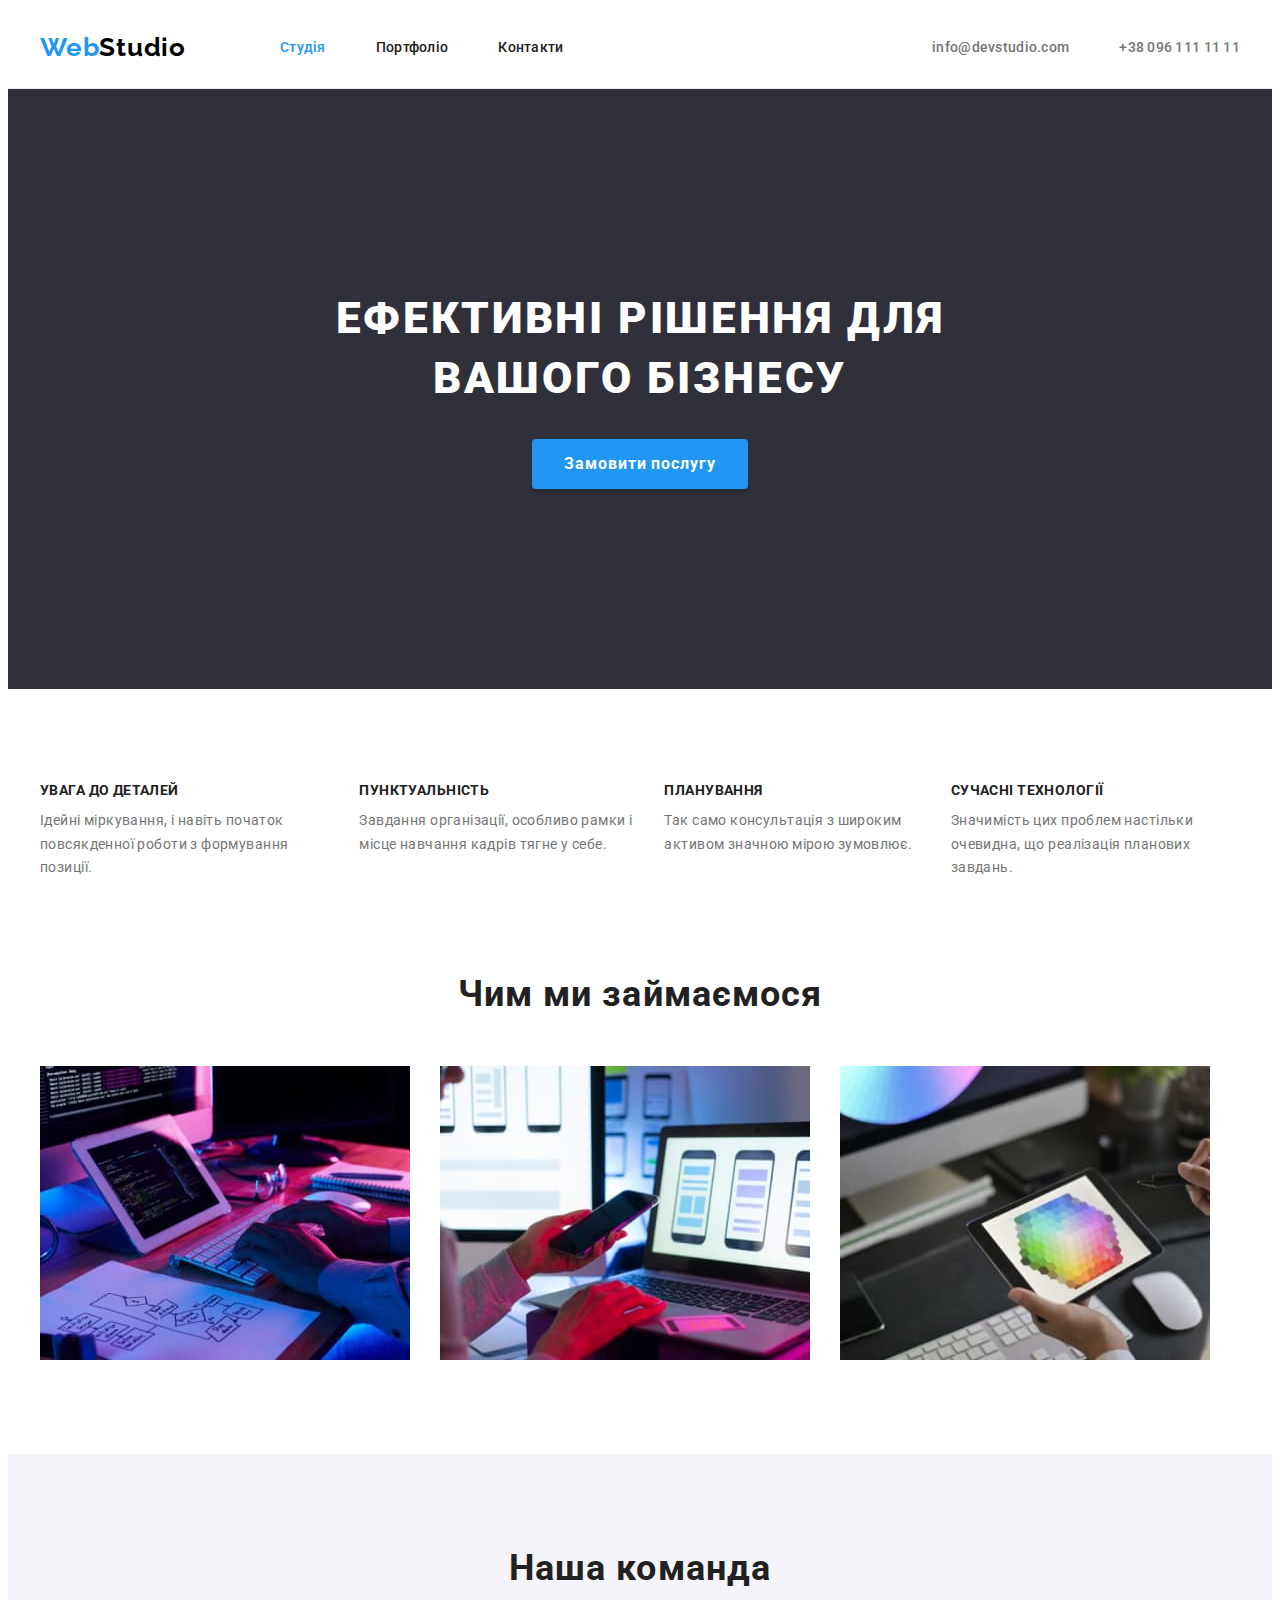
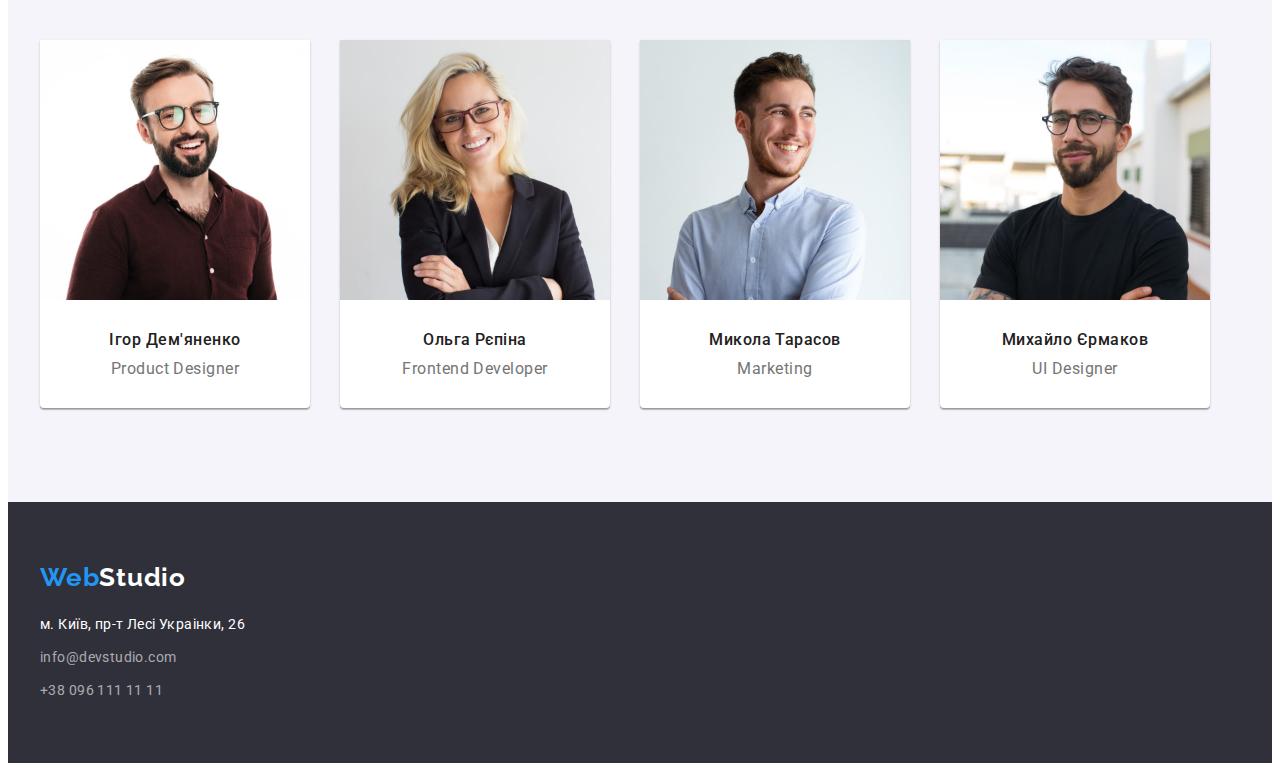
<file: index.html>
<!DOCTYPE html>
<html lang="uk">
  <head>
    <meta charset="UTF-8" />
    <meta http-equiv="X-UA-Compatible" content="IE=edge" />
    <meta name="viewport" content="width=device-width, initial-scale=1.0" />
    <link
      rel="stylesheet"
      href="https://cdnjs.cloudflare.com/ajax/libs/modern-normalize/1.1.0/modern-normalize.min.css"
      integrity="sha512-wpPYUAdjBVSE4KJnH1VR1HeZfpl1ub8YT/NKx4PuQ5NmX2tKuGu6U/JRp5y+Y8XG2tV+wKQpNHVUX03MfMFn9Q=="
      crossorigin="anonymous"
      referrerpolicy="no-referrer"
    />
    <link rel="preconnect" href="https://fonts.googleapis.com" />
    <link rel="preconnect" href="https://fonts.gstatic.com" crossorigin />
    <link
      href="https://fonts.googleapis.com/css2?family=Raleway:wght@700&family=Roboto:wght@400;500;700&display=swap"
      rel="stylesheet"
    />

    <link rel="stylesheet" href="css/styles.css" />
    <title>Portfolio</title>
  </head>
  <body>
    <header class="header">
      <div class="container">
        <div class="header-container">
          <nav class="nav">
            <a href="./index.html" class="logo">
              Web<span class="header-logo-text">Studio</span>
            </a>
            <ul class="nav-list">
              <li class="nav-item">
                <a href="./index.html" class="nav-link nav-link-current"
                  >Студія</a
                >
              </li>
              <li class="nav-item">
                <a href="./portfolio.html" class="nav-link">Портфоліо</a>
              </li>
              <li class="nav-item">
                <a href="#" class="nav-link">Контакти</a>
              </li>
            </ul>
          </nav>
          <ul class="header-contacts nav-list">
            <li class="nav-item">
              <a href="mailto:info@devstudio.com" class="nav-contacts-email"
                >info@devstudio.com</a
              >
            </li>
            <li class="nav-item">
              <a href="tel:+380961111111" class="nav-contacts-tel"
                >+38 096 111 11 11</a
              >
            </li>
          </ul>
        </div>
      </div>
    </header>
    <main>
      <section class="hero section">
        <div class="container">
          <div class="hero-container">
            <h1 class="hero-title">Ефективні рішення для вашого бізнесу</h1>
            <button type="button" class="hero-button">Замовити послугу</button>
          </div>
        </div>
      </section>
      <section class="advantages section">
        <div class="container">
          <h2 class="visually-hidden">Наші переваги</h2>
          <ul class="advantages-list">
            <li class="advantages-item">
              <h3 class="advantages-subtitle">УВАГА ДО ДЕТАЛЕЙ</h3>
              <p class="advantages-description">
                Ідейні міркування, і навіть початок повсякденної роботи з
                формування позиції.
              </p>
            </li>
            <li class="advantages-item">
              <h3 class="advantages-subtitle">ПУНКТУАЛЬНІСТЬ</h3>
              <p class="advantages-description">
                Завдання організації, особливо рамки і місце навчання кадрів
                тягне у себе.
              </p>
            </li>
            <li class="advantages-item">
              <h3 class="advantages-subtitle">ПЛАНУВАННЯ</h3>
              <p class="advantages-description">
                Так само консультація з широким активом значною мірою зумовлює.
              </p>
            </li>
            <li class="advantages-item">
              <h3 class="advantages-subtitle">СУЧАСНІ ТЕХНОЛОГІЇ</h3>
              <p class="advantages-description">
                Значимість цих проблем настільки очевидна, що реалізація
                планових завдань.
              </p>
            </li>
          </ul>
        </div>
      </section>
      <section class="services section">
        <div class="container">
          <h2 class="services-title">Чим ми займаємося</h2>
          <ul class="services-list">
            <li class="services-item">
              <img src="images/box-1.jpg" alt="our services" width="370" />
            </li>
            <li class="services-item">
              <img src="images/box-2.jpg" alt="our services" width="370" />
            </li>
            <li class="services-item">
              <img src="images/box-3.jpg" alt="our services" width="370" />
            </li>
          </ul>
        </div>
      </section>
      <section class="team section">
        <div class="container">
          <h2 class="team-title">Наша команда</h2>
          <ul class="team-list">
            <li class="team-item">
              <img
                class="team-member-picture"
                src="images/Igor.jpg"
                alt="Ігор Дем'яненко"
                width="270"
              />
              <h3 class="team-member">Ігор Дем'яненко</h3>
              <p class="team-member-profession">Product Designer</p>
            </li>
            <li class="team-item">
              <img
                class="team-member-picture"
                src="images/Olga.jpg"
                alt="Ольга Рєпіна"
                width="270"
              />
              <h3 class="team-member">Ольга Рєпіна</h3>
              <p class="team-member-profession">Frontend Developer</p>
            </li>
            <li class="team-item">
              <img
                class="team-member-picture"
                src="images/Mykola.jpg"
                alt="Микола Тарасов"
                width="270"
              />
              <h3 class="team-member">Микола Тарасов</h3>
              <p class="team-member-profession">Marketing</p>
            </li>
            <li class="team-item">
              <img
                class="team-member-picture"
                src="images/Mykhailo.jpg"
                alt="Михайло Єрмаков"
                width="270"
              />
              <h3 class="team-member">Михайло Єрмаков</h3>
              <p class="team-member-profession">UI Designer</p>
            </li>
          </ul>
        </div>
      </section>
    </main>
    <footer class="footer">
      <div class="container">
        <a href="./index.html" class="logo">
          Web<span class="footer-logo-text">Studio</span>
        </a>
        <address class="address">
          <ul class="address-list">
            <li class="address-item">
              <a
                href="https://goo.gl/maps/CPtrU1FHBa2aNyZL9"
                target="_blank"
                rel="noopener noreferrer nofollow"
                class="address-link"
                >м. Київ, пр-т Лесі Украінки, 26</a
              >
            </li>
            <li class="address-item">
              <a href="mailto:info@devstudio.com" class="address-link-email"
                >info@devstudio.com</a
              >
            </li>
            <li class="address-item">
              <a href="tel:+380961111111" class="address-link-tel"
                >+38 096 111 11 11</a
              >
            </li>
          </ul>
        </address>
      </div>
    </footer>
  </body>
</html>
</file>
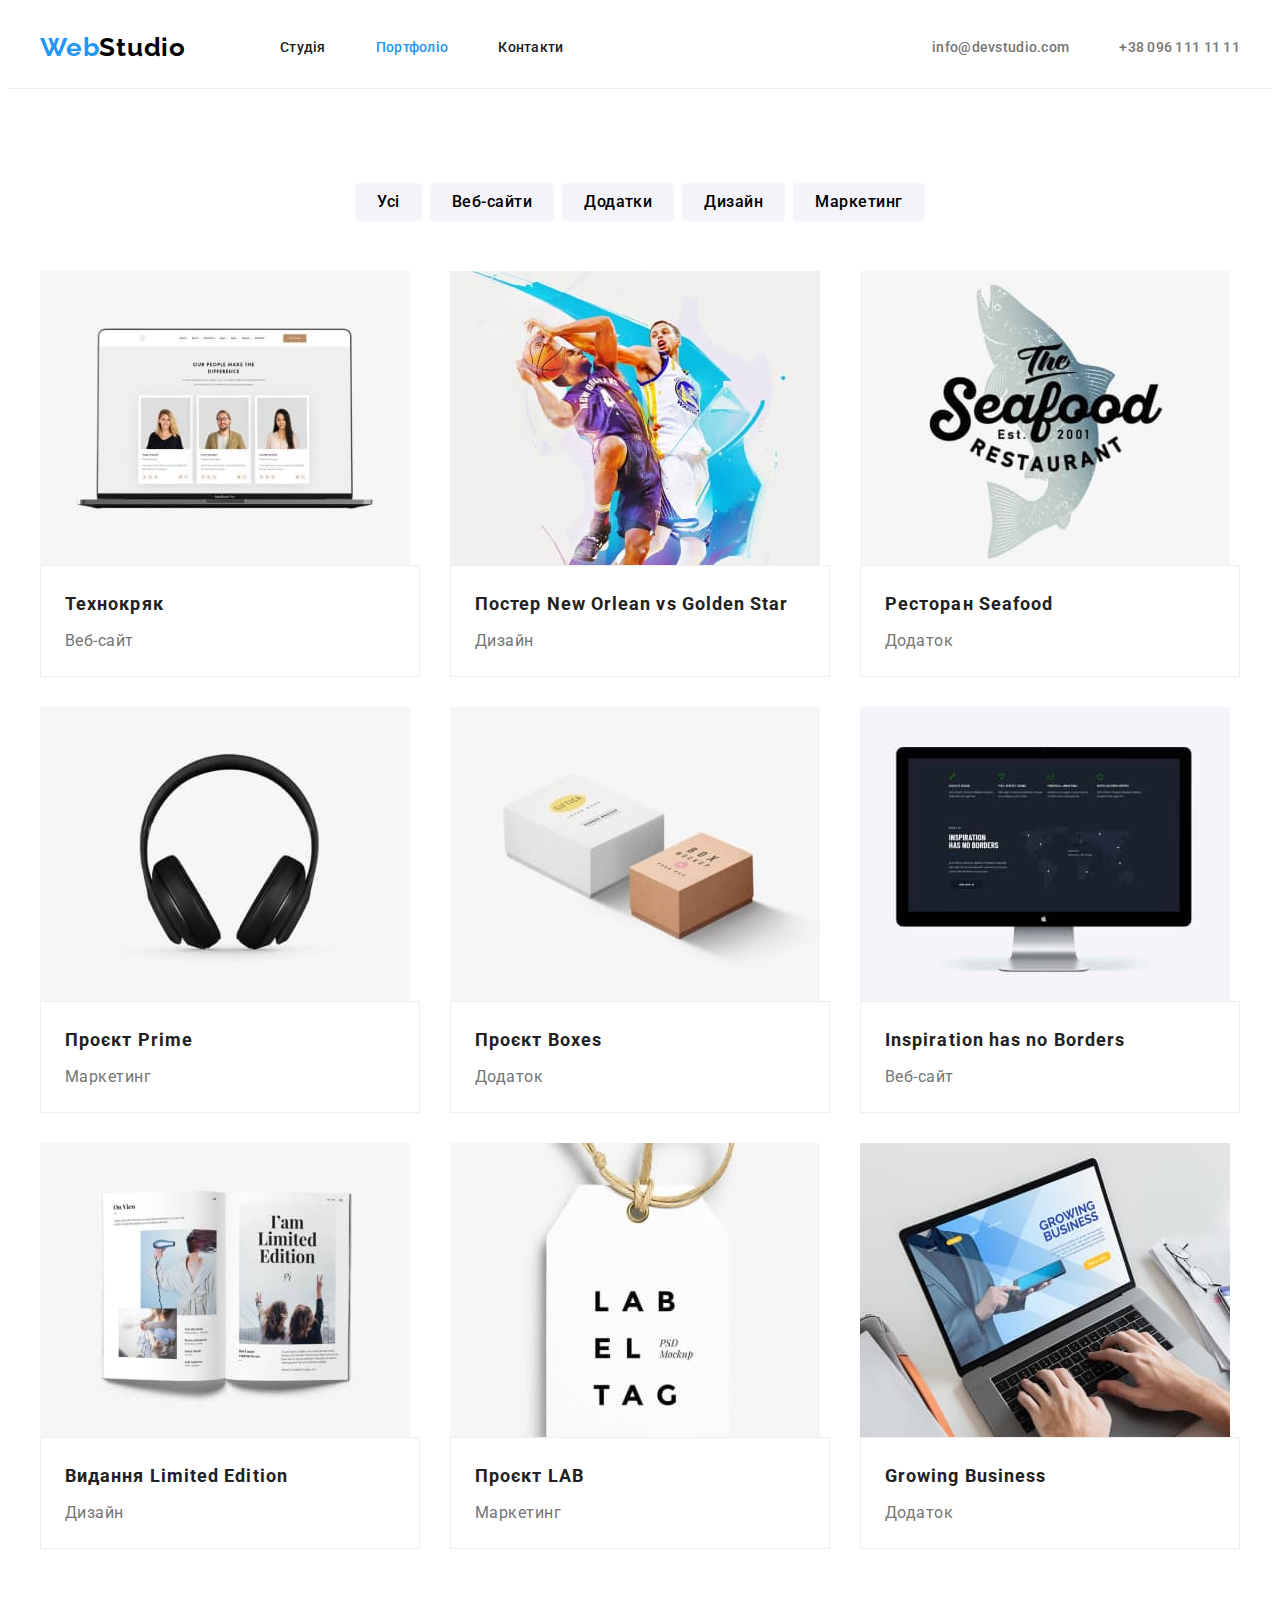
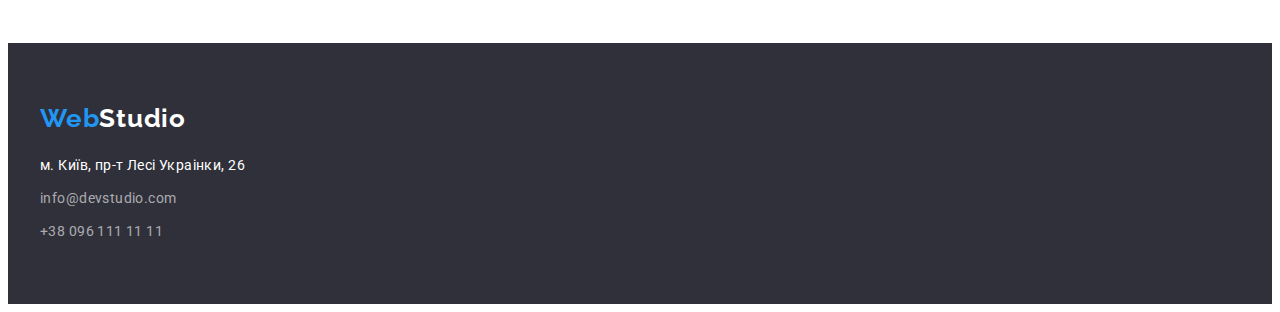
<file: portfolio.html>
<!DOCTYPE html>
<html lang="uk">
  <head>
    <meta charset="UTF-8" />
    <meta http-equiv="X-UA-Compatible" content="IE=edge" />
    <meta name="viewport" content="width=device-width, initial-scale=1.0" />
    <link
      rel="stylesheet"
      href="https://cdnjs.cloudflare.com/ajax/libs/modern-normalize/1.1.0/modern-normalize.min.css"
      integrity="sha512-wpPYUAdjBVSE4KJnH1VR1HeZfpl1ub8YT/NKx4PuQ5NmX2tKuGu6U/JRp5y+Y8XG2tV+wKQpNHVUX03MfMFn9Q=="
      crossorigin="anonymous"
      referrerpolicy="no-referrer"
    />
    <link rel="preconnect" href="https://fonts.googleapis.com" />
    <link rel="preconnect" href="https://fonts.gstatic.com" crossorigin />
    <link
      href="https://fonts.googleapis.com/css2?family=Raleway:wght@700&family=Roboto:wght@400;500;700&display=swap"
      rel="stylesheet"
    />

    <link rel="stylesheet" href="css/styles.css" />
    <title>Portfolio</title>
  </head>
  <body>
    <header class="header">
      <div class="container">
        <div class="header-container">
          <nav class="nav">
            <a href="./index.html" class="logo">
              Web<span class="header-logo-text">Studio</span>
            </a>
            <ul class="nav-list">
              <li class="nav-item">
                <a href="./index.html" class="nav-link">Студія</a>
              </li>
              <li class="nav-item">
                <a href="./portfolio.html" class="nav-link nav-link-current"
                  >Портфоліо</a
                >
              </li>
              <li class="nav-item">
                <a href="#" class="nav-link">Контакти</a>
              </li>
            </ul>
          </nav>
          <ul class="header-contacts nav-list">
            <li class="nav-item">
              <a href="mailto:info@devstudio.com" class="nav-contacts-email"
                >info@devstudio.com</a
              >
            </li>
            <li class="nav-item">
              <a href="tel:+380961111111" class="nav-contacts-tel"
                >+38 096 111 11 11</a
              >
            </li>
          </ul>
        </div>
      </div>
    </header>
    <main>
      <section class="portfolio section">
        <div class="container">
          <h1 class="visually-hidden">Наші роботи</h1>
          <ul class="filter">
            <li class="filter-item">
              <button type="button" class="filter-button">Усі</button>
            </li>
            <li class="filter-item">
              <button type="button" class="filter-button">Веб-сайти</button>
            </li>
            <li class="filter-item">
              <button type="button" class="filter-button">Додатки</button>
            </li>
            <li class="filter-item">
              <button type="button" class="filter-button">Дизайн</button>
            </li>
            <li class="filter-item">
              <button type="button" class="filter-button">Маркетинг</button>
            </li>
          </ul>
          <ul class="portfolio-examples">
            <li class="portfolio-item">
              <img
                class="portfolio-picture"
                src="./images/project-1.jpg"
                alt="Технокряк"
                width="370"
              />
              <div class="portfolio-text">
                <h2 class="portfolio-subtitle">Технокряк</h2>
                <p class="portfolio-description">Веб-сайт</p>
              </div>
            </li>
            <li class="portfolio-item">
              <img
                class="portfolio-picture"
                src="./images/project-2.jpg"
                alt="Постер New Orlean vs Golden Star"
                width="370"
              />
              <div class="portfolio-text">
                <h2 class="portfolio-subtitle">
                  Постер New Orlean vs Golden Star
                </h2>
                <p class="portfolio-description">Дизайн</p>
              </div>
            </li>
            <li class="portfolio-item">
              <img
                class="portfolio-picture"
                src="./images/project-3.jpg"
                alt="Ресторан Seafood"
                width="370"
              />
              <div class="portfolio-text">
                <h2 class="portfolio-subtitle">Ресторан Seafood</h2>
                <p class="portfolio-description">Додаток</p>
              </div>
            </li>
            <li class="portfolio-item">
              <img
                class="portfolio-picture"
                src="./images/project-4.jpg"
                alt="Проєкт Prime"
                width="370"
              />
              <div class="portfolio-text">
                <h2 class="portfolio-subtitle">Проєкт Prime</h2>
                <p class="portfolio-description">Маркетинг</p>
              </div>
            </li>
            <li class="portfolio-item">
              <img
                class="portfolio-picture"
                src="./images/project-5.jpg"
                alt="Проєкт Boxes"
                width="370"
              />
              <div class="portfolio-text">
                <h2 class="portfolio-subtitle">Проєкт Boxes</h2>
                <p class="portfolio-description">Додаток</p>
              </div>
            </li>
            <li class="portfolio-item">
              <img
                class="portfolio-picture"
                src="./images/project-6.jpg"
                alt="Inspiration has no Borders"
                width="370"
              />
              <div class="portfolio-text">
                <h2 class="portfolio-subtitle">Inspiration has no Borders</h2>
                <p class="portfolio-description">Веб-сайт</p>
              </div>
            </li>
            <li class="portfolio-item">
              <img
                class="portfolio-picture"
                src="./images/project-7.jpg"
                alt="Видання Limited Edition"
                width="370"
              />
              <div class="portfolio-text">
                <h2 class="portfolio-subtitle">Видання Limited Edition</h2>
                <p class="portfolio-description">Дизайн</p>
              </div>
            </li>
            <li class="portfolio-item">
              <img
                class="portfolio-picture"
                src="./images/project-8.jpg"
                alt="Проєкт LAB"
                width="370"
              />
              <div class="portfolio-text">
                <h2 class="portfolio-subtitle">Проєкт LAB</h2>
                <p class="portfolio-description">Маркетинг</p>
              </div>
            </li>
            <li class="portfolio-item">
              <img
                class="portfolio-picture"
                src="./images/project-9.jpg"
                alt="Growing Business"
                width="370"
              />
              <div class="portfolio-text">
                <h2 class="portfolio-subtitle">Growing Business</h2>
                <p class="portfolio-description">Додаток</p>
              </div>
            </li>
          </ul>
        </div>
      </section>
    </main>
    <footer class="footer">
      <div class="container">
        <a href="./index.html" class="logo">
          Web<span class="footer-logo-text">Studio</span>
        </a>
        <address class="address">
          <ul class="address-list">
            <li class="address-item">
              <a
                href="https://goo.gl/maps/CPtrU1FHBa2aNyZL9"
                target="_blank"
                rel="noopener noreferrer nofollow"
                class="address-link"
                >м. Київ, пр-т Лесі Украінки, 26</a
              >
            </li>
            <li class="address-item">
              <a href="mailto:info@devstudio.com" class="address-link-email"
                >info@devstudio.com</a
              >
            </li>
            <li class="address-item">
              <a href="tel:+380961111111" class="address-link-tel"
                >+38 096 111 11 11</a
              >
            </li>
          </ul>
        </address>
      </div>
    </footer>
  </body>
</html>
</file>
<file: css/styles.css>
:root {
  --logo-color: #000;
  --text-color: #212121;
  --link-color: #2196f3;
  --button-color: #188ce8;
  --primary-white-color: #ffffff;
  --primary-text-color: #757575;
  --primary-background-color: #f5f4fa;
  --secondary-backgroung-color: #2f303a;
}

ul {
  list-style: none;
  padding: 0;
  margin: 0;
}
a {
  text-decoration: none;
  color: inherit;
}
h1,
h2,
h3,
h4,
h5,
h6 {
  margin: 0;
}
p {
  margin: 0;
}
address {
  font-style: normal;
}
button {
  font-family: inherit;
  padding: 0;
  margin: 0;
}
img {
  display: block;
  max-width: 100%;
  height: auto;
}

/* Body */
body {
  color: var(--text-color);
  background-color: var(--primary-white-color);
  font-family: "Roboto", sans-serif;
}

.container {
  max-width: 1200px;
  width: 100%;
  margin-left: auto;
  margin-right: auto;
  padding-left: 15px;
  padding-right: 15px;
}

.section {
  padding-top: 94px;
  padding-bottom: 94px;
}

/* header for index.html and portfolio.html */
.header {
  border-bottom: 1px solid #ececec;
}

.header-container {
  display: flex;
  align-items: center;
  /* padding-top: 24px;
  padding-bottom: 25px; */
}

/* logo */

.nav > .logo {
  margin-right: 94px;
}

.logo {
  font-family: "Raleway", sans-serif;
  font-weight: 700;
  font-size: 26px;
  line-height: 1.2;
  letter-spacing: 0.03em;
  text-decoration: none;
  color: var(--link-color);
}
.header-logo-text {
  color: var(--logo-color);
}

/* navigation  */
.nav {
  display: flex;
  align-items: center;
}

.nav-list {
  display: flex;
}

.nav-item:not(:last-child) {
  margin-right: 50px;
}

.nav-item a:hover,
.nav-item a:focus {
  color: var(--link-color);
}

.nav-link {
  display: inline-block;
  padding-top: 32px;
  padding-bottom: 32px;

  font-weight: 500;
  font-size: 14px;
  line-height: 1.14;
  letter-spacing: 0.02em;
  text-decoration: none;
  color: var(--text-color);
}

.nav-link-current {
  color: #2196f3;
}

/* header contacts */
.header-contacts {
  margin-left: auto;
}

.nav-contacts-email,
.nav-contacts-tel {
  display: inline-block;
  padding-top: 32px;
  padding-bottom: 32px;

  font-weight: 500;
  font-size: 14px;
  line-height: 1.14;
  letter-spacing: 0.02em;
  text-decoration: none;
  color: var(--primary-text-color);
}

/* index.html main */
/* section 1 - hero */
.hero.section {
  padding-top: 200px;
  padding-bottom: 200px;
}

.hero-container {
  max-width: 700px;
  margin-left: auto;
  margin-right: auto;
  text-align: center;
}
.hero {
  background-color: var(--secondary-backgroung-color);
}

.hero-title {
  font-size: 44px;
  font-weight: 900;
  line-height: 1.36;
  letter-spacing: 0.06em;
  text-align: center;
  text-transform: uppercase;
  color: var(--primary-white-color);
  margin-bottom: 30px;
}

.hero-button {
  width: 216px;
  height: 50px;
  background: var(--link-color);
  box-shadow: 0px 4px 4px rgba(0, 0, 0, 0.15);
  border: none;
  border-radius: 4px;
  font-size: 16px;
  font-weight: 700;
  line-height: 1.88;
  letter-spacing: 0.06em;
  text-align: center;
  color: var(--primary-white-color);
  cursor: pointer;
}

.hero-button:hover {
  background: var(--button-color);
}

/* section 2 - advantages */
.visually-hidden {
  position: absolute;
  white-space: nowrap;
  width: 1px;
  height: 1px;
  overflow: hidden;
  border: 0;
  padding: 0;
  clip: rect(0 0 0 0);
  clip-path: inset(50%);
  margin: -1px;
}

.advantages-list {
  display: flex;
}
.advantages-item {
}

.advantages-item:not(:last-child) {
  margin-right: 30px;
}

.advantages-subtitle {
  font-size: 14px;
  font-weight: 700;
  line-height: 1.14;
  letter-spacing: 0.03em;
  text-align: left;
  margin-bottom: 10px;
}

.advantages-description {
  font-size: 14px;
  line-height: 1.71;
  letter-spacing: 0.03em;
  color: var(--primary-text-color);
}

/* section 3 - services */
.services.section {
  padding-top: 0;
}
.services-title,
.team-title {
  font-weight: 700;
  font-size: 36px;
  line-height: 1.16;
  text-align: center;
  letter-spacing: 0.03em;
}

.services-title {
  margin-bottom: 50px;
}

.services-list {
  display: flex;
}

.services-item:not(:last-child) {
  margin-right: 30px;
}

/* section 4 - team */
.team {
  background: var(--primary-background-color);
}

.team-title {
  margin-bottom: 50px;
}
.team-list {
  display: flex;
}

.team-item {
  background-color: #ffffff;
  box-shadow: 0px 1px 3px rgba(0, 0, 0, 0.12), 0px 1px 1px rgba(0, 0, 0, 0.14),
    0px 2px 1px rgba(0, 0, 0, 0.2);
  border-radius: 0px 0px 4px 4px;
}

.team-item:not(:last-child) {
  margin-right: 30px;
}

.team-member-picture {
  margin-bottom: 30px;
}

.team-member {
  font-weight: 500;
  font-size: 16px;
  line-height: 1.19;
  text-align: center;
  letter-spacing: 0.03em;
  margin-bottom: 10px;
}

.team-member-profession {
  font-size: 16px;
  line-height: 1.19;
  text-align: center;
  letter-spacing: 0.03em;
  color: var(--primary-text-color);
  margin-bottom: 30px;
}

/* footer for index.html and portfolio.html */

.footer {
  background-color: var(--secondary-backgroung-color);
  padding-top: 60px;
  padding-bottom: 60px;
}

.footer .logo {
  display: inline-block;
  margin-bottom: 20px;
}

.footer-logo-text {
  color: var(--primary-white-color);
}

.address-item:not(:last-child) {
  margin-bottom: 9px;
}

.address-link {
  font-size: 14px;
  line-height: 1.71;
  letter-spacing: 0.03em;
  color: var(--primary-white-color);
  text-decoration: none;
  font-style: normal;
}

.address-link-email,
.address-link-tel {
  font-size: 14px;
  line-height: 1.71;
  letter-spacing: 0.03em;
  color: rgba(255, 255, 255, 0.6);
  text-decoration: none;
  font-style: normal;
}

.address-item a:hover,
.address-item a:focus {
  color: var(--link-color);
}

/*  */
/* portfolio.html styles  */
/*  */

/* portfolio filter */

.filter {
  display: flex;
  justify-content: center;
  margin-bottom: 50px;
}

.filter-item {
}

.filter-item:not(:last-child) {
  margin-right: 8px;
}

.filter-button {
  font-family: inherit;
  background: var(--primary-background-color);
  border: none;
  border-radius: 4px;
  font-weight: 500;
  font-size: 16px;
  line-height: 1.63;
  text-align: center;
  letter-spacing: 0.03em;
  cursor: pointer;
  padding: 6px 22px;
}

.filter-button:hover,
.filter-button:focus {
  color: var(--primary-white-color);
  background: var(--link-color);
  box-shadow: 0px 3px 1px rgba(0, 0, 0, 0.1), 0px 1px 2px rgba(0, 0, 0, 0.08),
    0px 2px 2px rgba(0, 0, 0, 0.12);
  border-radius: 4px;
}

/* portfolio examples */

.portfolio-examples {
  display: flex;
  justify-content: center;
  flex-wrap: wrap;
  /* gap: 30px; */
}
.portfolio-item {
  width: calc((100% - 60px) / 3);
  /* flex-basis: calc((100% - 60px) / 3); */
  margin-bottom: 30px;
  margin-right: 30px;
}

.portfolio-item:nth-last-child(-n + 3) {
  margin-bottom: 0;
}
.portfolio-item:nth-child(3n) {
  margin-right: 0;
}

.portfolio-text {
  padding-top: 20px;
  padding-bottom: 20px;
  padding-left: 24px;
  border: 1px solid #eeeeee;
}

.portfolio-subtitle {
  font-weight: 700;
  font-size: 18px;
  line-height: 2;
  letter-spacing: 0.06em;
  margin-bottom: 4px;
}

.portfolio-description {
  font-size: 16px;
  line-height: 1.88;
  letter-spacing: 0.03em;
  color: var(--primary-text-color);
}
</file>
